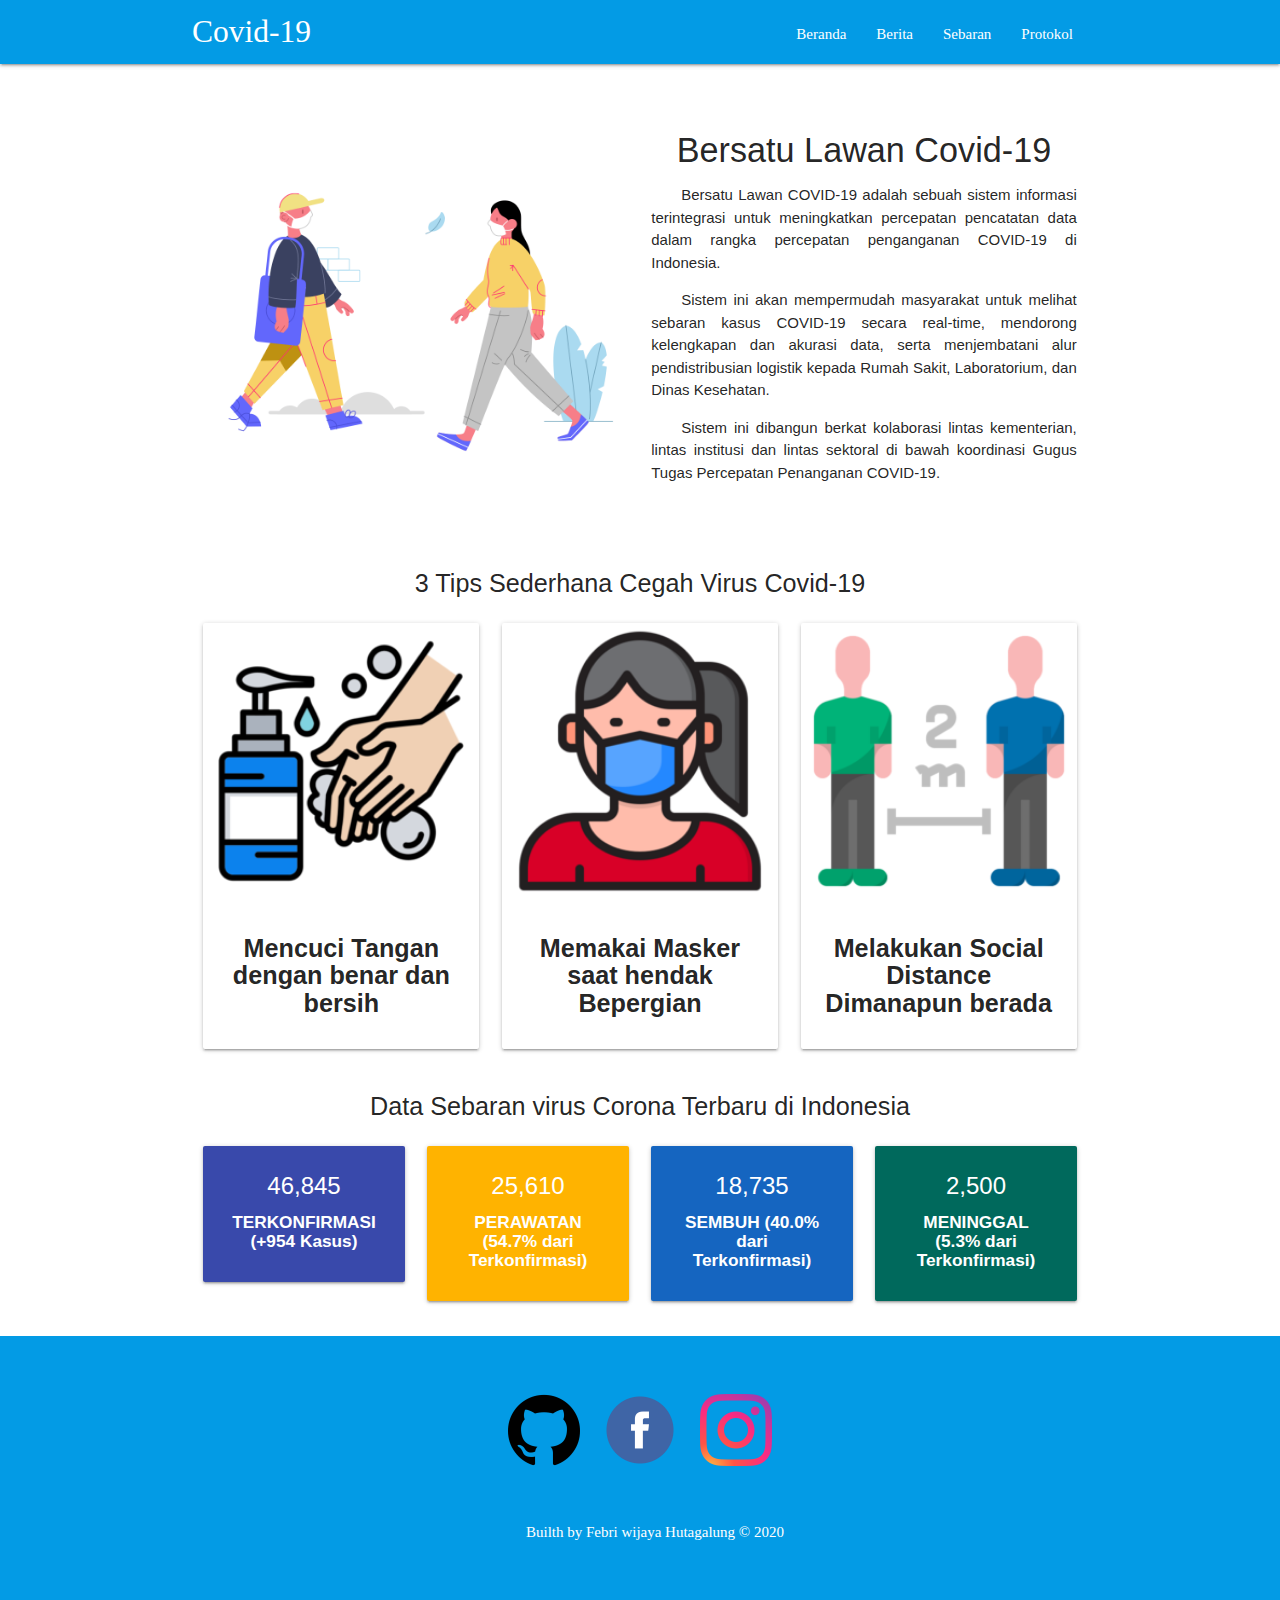
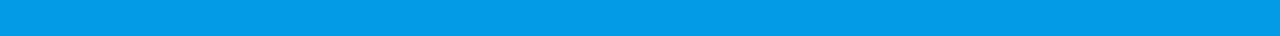
<file: index.html>
<!DOCTYPE html>
<html lang="en">

<head>
  <meta charset="UTF-8" />
  <title>Covid-19</title>
  <meta name="description" content="My first PWA" />
  <meta name="viewport" content="width=device-width, initial-scale=1">
  <link rel="stylesheet" href="css/materialize.min.css">
  <link rel="stylesheet" href="css/style.css">
  <link rel="manifest" href="/manifest.json">
  <meta name="theme-color" content="#039BE5" />
</head>

<body>
  <!-- Navigasi -->
  <nav class="light-blue darken-1" role="navigation">
    <div class="nav-wrapper container title">
      <a href="#" class="brand-logo" id="logo-container">Covid-19</a>
      <a href="#" class="sidenav-trigger" data-target="nav-mobile">☰</a>
      <ul class="topnav right hide-on-med-and-down"></ul>
      <ul class="sidenav" id="nav-mobile"></ul>
    </div>
  </nav>
  <!-- Akhir Navigasi -->
  <div class="container" id="body-content"></div>

  <!-- footer -->
  <footer class="page-footer light-blue darken-1">
    <div class="container">
      <div class="row">
        <div class="col s12 m12 center">
          <a href="https://github.com/febriwijaya" class="big" target="_blank"><img src="asset/github.png" alt="github"
              class="responsive-img"></a>
          <a href="https://facebook.com/febriwijayagalung" class="big" target="_blank"><img src="asset/facebook.png"
              alt="facebook" class="responsive-img"></a>
          <a href="https://instagram.com/febri_wij" class="big" target="_blank"><img src="asset/instagram.png"
              alt="instagram" class="responsive-img"></a>
          <p class="title">Builth by Febri wijaya Hutagalung &copy; 2020</p>
        </div>
      </div>
    </div>
  </footer>
  <!-- akhir footer -->

  <script src="js/materialize.min.js"></script>
  <script src="js/nav.js"></script>
  <script>
    // MENDAFTARKAN SERVICE WORKER
    if ("serviceWorker" in navigator) {
      window.addEventListener("load", function () {
        navigator.serviceWorker
          .register("/service-worker.js")
          .then(function () {
            console.log("Pendaftaran ServiceWorker berhasil");
          })
          .catch(function () {
            console.log("Pendaftaran ServiceWorker gagal");
          });
      });
    } else {
      console.log("ServiceWorker belum didukung browser ini");
    }
  </script>
</body>

</html>
</file>
<file: css/style.css>
.title {
  font-family: 'Lobster',
    cursive;
}

footer {
  min-height: 300px;
}

.big {
  font-size: 100px;
  text-decoration: none;
  color: aliceblue;
  margin: 0 10px;
}

.mt-3 {
  margin-top: 3em;
}

p {
  text-indent: 30px;
}

.justify {
  text-align: justify;
}

h6 {
  font-weight: bold;
}
</file>
